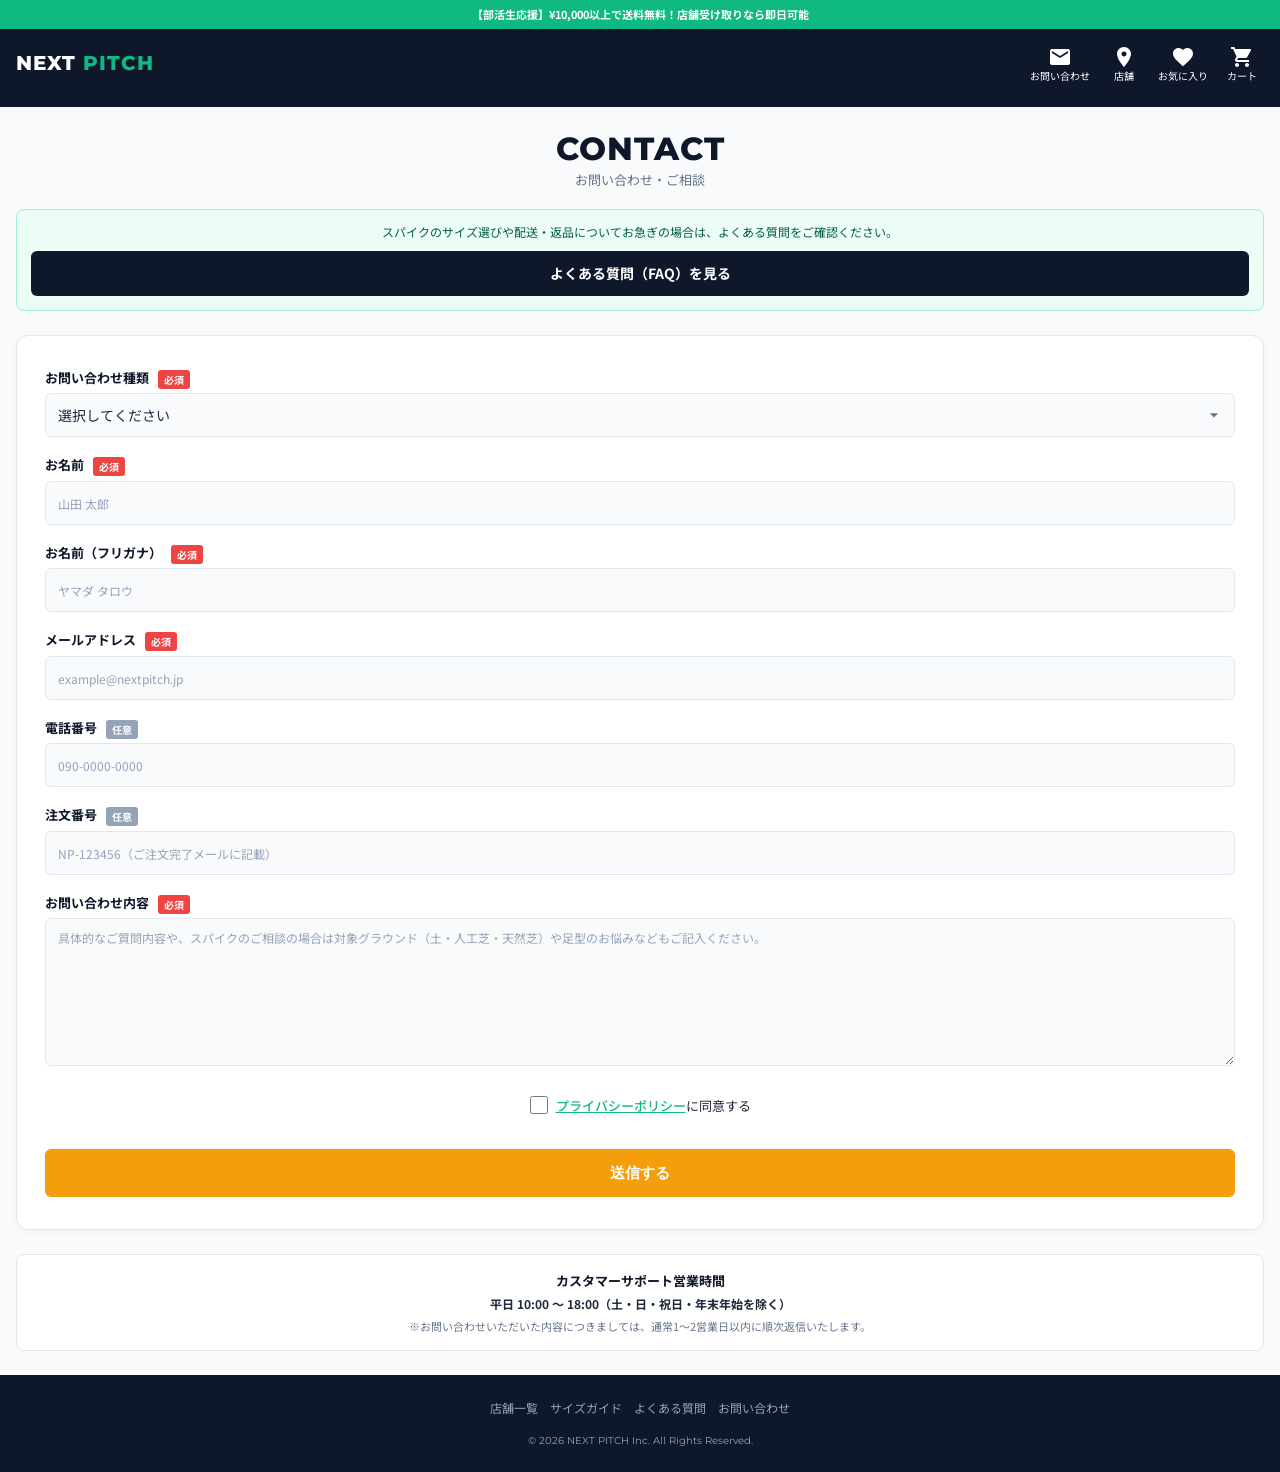
<file: contact.html>
<!DOCTYPE html>
<html lang="ja">

<head>
    <meta charset="UTF-8">
    <meta name="viewport" content="width=device-width, initial-scale=1.0">
    <title>NEXT PITCH | サッカー用品・オムニチャネルEC</title>
    <link rel="icon" href="images/サッカーECサイトファビコン.png" type="image/png">
    <!-- Google Fonts: Noto Sans JP & Montserrat -->
    <link rel="preconnect" href="https://fonts.googleapis.com">
    <link rel="preconnect" href="https://fonts.gstatic.com" crossorigin>
    <link
        href="https://fonts.googleapis.com/css2?family=Montserrat:wght@700;800&family=Noto+Sans+JP:wght@400;500;700&display=swap"
        rel="stylesheet">
    <!-- 外部CSSファイルの読み込み -->
    <link rel="stylesheet" href="style.css">
    <script src="script.js" defer></script>
</head>

<body>
    <!-- <div id="videoOverlay" class="video-overlay">
        <div class="video-container">
            <button id="closeBtn" class="close-btn">
                &times;
            </button>
            <video src="videos/NEXT PITCH_CM.mp4" autoplay muted playsinline controls alt="NEXT PITCHの紹介映像"></video>
        </div>
    </div> -->

    <!-- 1. 告知ヘッダー＆メインナビゲーション -->
    <div class="announcement-bar">
        【部活生応援】¥10,000以上で送料無料！店舗受け取りなら即日可能
    </div>

    <header class="header">
        <div class="header-inner">
            <div class="header-top">
                <a href="index.html" class="logo" aria-label="NEXT PITCH ホーム">NEXT <span>PITCH</span></a>

                <!-- 最小44px×44pxのタップ領域を担保したアイコンボタン群 -->
                <div class="header-icons">
                    <a href="#" class="icon-btn" aria-label="お問い合わせ">
                        <svg class="icon-svg" xmlns="http://w3.org" viewBox="0 0 24 24">
                            <path fill="currentColor"
                                d="M20 4H4c-1.1 0-1.99.9-1.99 2L2 18c0 1.1.9 2 2 2h16c1.1 0 2-.9 2-2V6c0-1.1-.9-2-2-2zm0 4l-8 5-8-5V6l8 5 8-5v2z" />
                        </svg>
                        <span class="icon-label">お問い合わせ</span>
                    </a>
                    <a href="#" class="icon-btn" aria-label="店舗検索">
                        <svg class="icon-svg" viewBox="0 0 24 24">
                            <path fill="currentColor"
                                d="M12 2C8.13 2 5 5.13 5 9c0 5.25 7 13 7 13s7-7.75 7-13c0-3.87-3.13-7-7-7zm0 9.5c-1.38 0-2.5-1.12-2.5-2.5s1.12-2.5 2.5-2.5 2.5 1.12 2.5 2.5-1.12 2.5-2.5 2.5z" />
                        </svg>
                        <span class="icon-label">店舗</span>
                    </a>
                    <a href="#" class="icon-btn" aria-label="お気に入り">
                        <svg class="icon-svg" viewBox="0 0 24 24">
                            <path fill="currentColor"
                                d="M12 21.35l-1.45-1.32C5.4 15.36 2 12.28 2 8.5 2 5.42 4.42 3 7.5 3c1.74 0 3.41.81 4.5 2.09C13.09 3.81 14.76 3 16.5 3 19.58 3 22 5.42 22 8.5c0 3.78-3.4 6.86-8.55 11.54L12 21.35z" />
                        </svg>
                        <span class="icon-label">お気に入り</span>
                    </a>
                    <a href="#" class="icon-btn" aria-label="カート">
                        <svg class="icon-svg" viewBox="0 0 24 24">
                            <path fill="currentColor"
                                d="M7 18c-1.1 0-1.99.9-1.99 2S5.9 22 7 22s2-.9 2-2-.9-2-2-2zm10 0c-1.1 0-1.99.9-1.99 2s.89 2 1.99 2 2-.9 2-2-.9-2-2-2zm-9.83-3.25l.03-.12.9-1.63h7.45c.75 0 1.41-.41 1.75-1.03l3.58-6.49c.08-.14.12-.31.12-.48 0-.55-.45-1-1-1H5.21l-.94-2H1v2h2l3.6 7.59-1.35 2.45c-.16.28-.25.61-.25.96 0 1.1.9 2 2 2h12v-2H7.42c-.13 0-.25-.11-.25-.25z" />
                        </svg>
                        <span class="icon-label">カート</span>
                    </a>
                </div>
            </div>
    </header>

    <!-- メインコンテンツ -->
    <main class="contact-page section-padding">
        <div class="contact-header">
            <h1 class="page-title">CONTACT</h1>
            <p class="page-subtitle">お問い合わせ・ご相談</p>
        </div>

        <!-- よくある質問導線バナー -->
        <div class="faq-banner">
            <p class="faq-banner-text">スパイクのサイズ選びや配送・返品についてお急ぎの場合は、よくある質問をご確認ください。</p>
            <a href="#" class="btn btn-secondary btn-block">よくある質問（FAQ）を見る</a>
        </div>

        <!-- お問い合わせフォーム -->
        <form class="contact-form" action="#" method="post">
            <!-- お問い合わせ種別 -->
            <div class="form-group">
                <label for="category" class="form-label">お問い合わせ種類 <span class="required">必須</span></label>
                <select id="category" name="category" class="form-control" required>
                    <option value="" disabled selected>選択してください</option>
                    <option value="size">スパイク・シューズのサイズ・フィッティング相談</option>
                    <option value="team">チームオーダー（ユニフォーム・マーキング等）</option>
                    <option value="stock">店舗在庫・取り置き・店舗受け取りについて</option>
                    <option value="order">オンラインストアでのご注文・配送・変更</option>
                    <option value="return">返品・交換・不具合について</option>
                    <option value="other">その他のお問い合わせ</option>
                </select>
            </div>

            <!-- お名前 -->
            <div class="form-group">
                <label for="name" class="form-label">お名前 <span class="required">必須</span></label>
                <input type="text" id="name" name="name" class="form-control" placeholder="山田 太郎" required>
            </div>

            <!-- フリガナ -->
            <div class="form-group">
                <label for="kana" class="form-label">お名前（フリガナ） <span class="required">必須</span></label>
                <input type="text" id="kana" name="kana" class="form-control" placeholder="ヤマダ タロウ" required>
            </div>

            <!-- メールアドレス -->
            <div class="form-group">
                <label for="email" class="form-label">メールアドレス <span class="required">必須</span></label>
                <input type="email" id="email" name="email" class="form-control" placeholder="example@nextpitch.jp"
                    required>
            </div>

            <!-- 電話番号 -->
            <div class="form-group">
                <label for="phone" class="form-label">電話番号 <span class="optional">任意</span></label>
                <input type="tel" id="phone" name="phone" class="form-control" placeholder="090-0000-0000">
            </div>

            <!-- 注文番号（EC注文に関する問い合わせ用） -->
            <div class="form-group">
                <label for="order-id" class="form-label">注文番号 <span class="optional">任意</span></label>
                <input type="text" id="order-id" name="order_id" class="form-control"
                    placeholder="NP-123456（ご注文完了メールに記載）">
            </div>

            <!-- お問い合わせ内容 -->
            <div class="form-group">
                <label for="message" class="form-label">お問い合わせ内容 <span class="required">必須</span></label>
                <textarea id="message" name="message" class="form-control textarea" rows="6"
                    placeholder="具体的なご質問内容や、スパイクのご相談の場合は対象グラウンド（土・人工芝・天然芝）や足型のお悩みなどもご記入ください。" required></textarea>
            </div>

            <!-- 個人情報保護方針同意 -->
            <div class="form-group privacy-check">
                <label class="checkbox-label">
                    <input type="checkbox" name="privacy" required>
                    <span><a href="#" class="inline-link">プライバシーポリシー</a>に同意する</span>
                </label>
            </div>

            <!-- 送信ボタン -->
            <button type="submit" class="btn btn-primary btn-block submit-btn">送信する</button>
        </form>

        <!-- サポート情報 -->
        <div class="support-info">
            <h3 class="support-title">カスタマーサポート営業時間</h3>
            <p class="support-detail">平日 10:00 〜 18:00（土・日・祝日・年末年始を除く）</p>
            <p class="support-note">※お問い合わせいただいた内容につきましては、通常1〜2営業日以内に順次返信いたします。</p>
        </div>
    </main>

    <footer class="footer">
        <nav class="footer-nav">
            <a href="#" class="footer-link">店舗一覧</a>
            <a href="#" class="footer-link">サイズガイド</a>
            <a href="#" class="footer-link">よくある質問</a>
            <a href="#" class="footer-link">お問い合わせ</a>
        </nav>
        <div class="footer-copy">
            &copy; 2026 NEXT PITCH Inc. All Rights Reserved.
        </div>
    </footer>

</body>

</html>
</file>
<file: style.css>
*,
*::before,
*::after {
    margin: 0;
    padding: 0;
    box-sizing: border-box;
}


/* ==========================================
       1. デザインシステム・リセット (トーン＆マナー)
       ========================================== */
:root {
    /* カラーパレット */
    --main-color: #0F172A;
    /* ディープネイビー (60%) */
    --base-bg: #F8FAFC;
    /* クリーンホワイト/ライトグレー (30%) */
    --card-bg: #FFFFFF;
    --accent-green: #10B981;
    /* フィールドグリーン (10%) */
    --accent-orange: #F59E0B;
    /* エナジーオレンジ */
    --text-dark: #1E293B;
    --text-muted: #64748B;
    --border-color: #E2E8F0;
    /* 透明度 */
    --opa: .6;

    /* タイポグラフィ */
    --font-ja: 'Noto Sans JP', sans-serif;
    --font-en: 'Montserrat', sans-serif;
}

/* * {
    box-sizing: border-box;
    margin: 0;
    padding: 0;
} */

body {
    font-family: var(--font-ja);
    background-color: var(--base-bg);
    color: var(--text-dark);
    line-height: 1.5;
    /* スマホビュー表示の調整 (最大幅24.375remで中央寄せ) */
    max-width: 24.375rem;
    margin: 0 auto;
    box-shadow: 0 0 1.25rem rgba(0, 0, 0, 0.1);
    position: relative;
}

a {
    text-decoration: none;
    color: inherit;
}

ul {
    list-style: none;
}

img {
    max-width: 100%;
    height: auto;
    display: block;
}

/* オーバーレイ（半透明のグレー背景） */
.video-overlay {
    position: fixed;
    top: 0;
    left: 0;
    width: 100%;
    height: 100vh;
    height: 100dvh;
    background-color: rgba(0, 0, 0, 0.7);
    display: flex;
    justify-content: center;
    align-items: center;
    z-index: 9999;
    opacity: 1;
    transition: opacity .3s ease;
}

/* 動画のコンテナ（サイズ調整） */
.video-container {
    display: flex;
    justify-self: center;
    align-items: center;
    position: relative;
    width: 90vw;
    height: 90vh;
    max-width: calc(100dvh - 2rem);
}

/* ビデオ本体 */
.video-container video {
    width: 100%;
    height: auto;
    min-height: calc(100dvh -2rem);
    object-fit: contain;
    display: block;
    border-radius: .5rem;
    /* box-shadow: 0 .25rem 1.25rem rgba(0, 0, 0, .5) */
}

/* 閉じるボタン */
.close-btn {
    position: absolute;
    width: 3rem;
    height: 3rem;
    background-color: rgba(15, 23, 42, 0.9);
    top: -2.5rem;
    right: 0;
    background: none;
    border: .125rem solid #ffffff;
    border-radius: 50%;
    color: var(--card-bg);
    font-size: 2.25rem;
    cursor: pointer;
    line-height: 1;
    z-index: 2;
}

.close-btn:hover {
    color: #ccc;
}

.open-video-btn {
    padding: .75rem 0;
    font-size: .9375rem;
    font-weight: bold;
    color: #fff;
    background-color: var(--main-color);
    border: none;
    border-radius: .25rem;
    cursor: pointer;
    transition: background-color 0.2s ease;
    min-width: 18.75rem;
    display: block;
    margin: 0;
    text-align: left;
    padding-left: .625rem;
}

/* フェードアウト用のクラス */
.video-overlay.is-hidden {
    opacity: 0;
    pointer-events: none;
}


/* 共通ボタン */
.btn {
    display: inline-flex;
    align-items: center;
    justify-content: center;
    padding: .75rem 1.25rem;
    border-radius: .375rem;
    font-weight: 700;
    font-size: .875rem;
    border: none;
    cursor: pointer;
    transition: opacity 0.2s;
}

.btn:active {
    opacity: 0.8;
}

.btn-primary {
    background-color: var(--accent-orange);
    color: #FFFFFF;
}

.btn-secondary {
    background-color: var(--main-color);
    color: #FFFFFF;
}

.btn-block {
    width: 100%;
}

/* バッジ */
.badge {
    display: inline-block;
    padding: .125rem .375rem;
    font-size: .625rem;
    font-weight: 700;
    border-radius: .1875rem;
    color: #FFF;
    font-family: var(--font-en);
}

.badge-ag {
    background-color: #0284C7;
}

.badge-hg {
    background-color: #D97706;
}

.badge-new {
    background-color: #EF4444;
}

/* ==========================================
       2. 各UIブロックのスタイル定義
       ========================================== */

/* [1] 告知ヘッダー＆メインナビ */
.announcement-bar {
    background-color: var(--accent-green);
    color: #FFFFFF;
    font-size: .6875rem;
    font-weight: 700;
    text-align: center;
    padding: .375rem .625rem;
}

.header {
    background-color: var(--main-color);
    padding: .75rem 1rem;
    position: sticky;
    top: 0;
    z-index: 100;
}

.header-top {
    display: flex;
    justify-content: space-between;
    align-items: center;
    margin-bottom: .625rem;
}

.logo {
    font-family: var(--font-en);
    font-size: 1.25rem;
    font-weight: 800;
    color: #FFFFFF;
    letter-spacing: .0625rem;
}

.logo span {
    color: var(--accent-green);
}

.header-icons {
    display: flex;
    gap: .75rem;
    align-items: center;
}

.search-box {
    position: relative;
}

.search-input {
    width: 100%;
    padding: .5rem .75rem .5rem 2.25rem;
    border-radius: 1.25rem;
    border: none;
    font-size: .8125rem;
    outline: none;
    background-color: #1E293B;
    color: #FFFFFF;
}

.search-input::placeholder {
    color: #94A3B8;
}

.search-icon {
    position: absolute;
    left: .75rem;
    top: 50%;
    transform: translateY(-50%);
    color: #94A3B8;
    font-size: .875rem;
}

/* [2] ヒーローセクション */
.hero {
    position: relative;
    /* background-image: url(images/NEXT_PITCH_ヒーロー画像.jpg); */
    background-position-x: -41.875rem;
    background-position-y: -15.9375rem;
    background-repeat: no-repeat;
    width: 100%;
    height: 20rem;
    display: flex;
    flex-direction: column;
    justify-content: flex-end;
    padding: 1.5rem 1rem;
    color: #FFFFFF;
}

.hero-title {
    font-size: 1.75rem;
    font-weight: 800;
    line-height: 1.2;
    margin-bottom: .5rem;
}

.hero-subtitle {
    font-size: .8125rem;
    color: #c76c6c;
    margin-bottom: 1rem;
}

.open-video-btn {
    margin-top: .5rem;
}

.video-logo,
.play-logo {
    font-size: 1.25rem;
}

/* ヒーロースライダー全体 */
.hero-swiper {
    position: relative;
    overflow: hidden;
    padding: 0;
    display: block;
    width: 100%;
}

/* 各スライドの共通設定 */
.hero-swiper .hero-slide {
    width: 100%;
    height: 100%;
    flex-shrink: 0;
    background-size: cover;
    background-position: center;
    background-repeat: no-repeat;
}

/* 1枚目の画像 */
.hero-swiper .hero-slide-1 {
    background-image: url(images/NEXT_PITCH_ヒーロー画像.jpg);
}

/* 2枚目の画像 */
.hero-swiper .hero-slide-2 {
    background-image: url(images/NEXT_PITCH_ヒーロー画像2.jpg);
}

/* 3枚目の画像 */
.hero-swiper .hero-slide-3 {
    background-image: url(images/NEXT_PITCH_ヒーロー画像3.png);
}

/* 文字を背景画像より手前に表示 */
.hero-swiper .hero-content {
    position: absolute;
    z-index: 2;
    top: 50%;
    left: 0;
    transform: translateY(-50%);
    width: 100%;
}

/* カルーセル下のボタンエリア */
.hero-actions {
    display: flex;
    flex-direction: column;
    align-items: center;
    gap: 12px;
    padding: 24px 16px;
    background-color: var(--base-bg);
}

/* 説明文の余白を調整 */
.hero-actions .hero-subtitle {
    margin: 0;
    text-align: center;
}

/* 左右の矢印 */
.hero-swiper .hero-prev,
.hero-swiper .hero-next {
    position: absolute;
    z-index: 3;
    top: 50%;
    transform: translateY(-50%);
    width: 2.5rem;
    height: 2.5rem;
    border: .0625rem solid rgba(255, 255, 255, 0.7);
    border-radius: 50%;
    background-color: rgba(15, 23, 42, 0.65);
    color: #ffffff;
    font-size: 22px;
    cursor: pointer;
}

/* スライドを横幅いっぱいに表示する */
.hero-swiper .swiper-wrapper {
    padding: 0;
    margin: 0;
}

.hero-swiper .hero-prev {
    left: 12px;
}

.hero-swiper .hero-next {
    right: 12px;
}

/* ページネーションのドット */
.hero-swiper .hero-pagination {
    position: absolute;
    z-index: 10;
    bottom: 12px;
    left: 0;
    width: 100%;
    text-align: center;
}

/* Swiperのドットの色 */
.hero-swiper .swiper-pagination-bullet {
    background-color: #ffffff;
    opacity: .65;
}

/* 選択中のドット */
.hero-swiper .swiper-pagination-bullet-active {
    opacity: 1;
}

/* [3] クイックアクションバナー */
.quick-actions {
    display: grid;
    grid-template-columns: repeat(1, 1fr);
    gap: .5rem;
    padding: .75rem 1rem;
    background-color: #FFFFFF;
}

.action-card {
    background-color: #F1F5F9;
    border-radius: .5rem;
    padding: .625rem .375rem;
    text-align: center;
    border: .0625rem solid var(--border-color);
}

.action-card-icon {
    font-size: 1.25rem;
    margin-bottom: .25rem;
}

.action-card-title {
    font-size: .6875rem;
    font-weight: 700;
    color: var(--main-color);
}

/* [4] 直感カテゴリナビ */
.section-padding {
    width: 100%;
    padding: 1.5rem 1rem;
}

.section-title {
    font-size: 1.125rem;
    font-weight: 700;
    margin-bottom: 1rem;
    display: flex;
    justify-content: space-between;
    align-items: flex-end;
}

.section-title .more-link {
    font-size: .75rem;
    color: var(--accent-green);
    font-weight: 500;
}

.category-grid {
    display: grid;
    grid-template-columns: repeat(2, 1fr);
    gap: .625rem;
}

.category-item {
    background: var(--card-bg);
    border-radius: .5rem;
    padding: .75rem;
    text-align: center;
    border: .0625rem solid var(--border-color);
}

.category-icon {
    font-size: 1.5rem;
    margin-bottom: .375rem;
}

.category-name {
    font-size: .75rem;
    font-weight: 700;
}

/* [5] 特集・キャンペーン（横スライド） */
.horizontal-scroll {
    display: flex;
    gap: .75rem;
    overflow-x: auto;
    padding-bottom: .5rem;
    scrollbar-width: none;
    scroll-snap-type: x mandatory;
    scroll-behavior: smooth;
}

.horizontal-scroll::-webkit-scrollbar {
    display: none;
    /* Chrome/Safari */
}

.feature-card {
    flex: 0 0 15rem;
    min-width: 0;
    background-color: var(--card-bg);
    border-radius: .5rem;
    overflow: hidden;
    border: .0625rem solid var(--border-color);
    scroll-snap-align: start;
}

/* 特集スライダーの操作ボタン */
.slider-controls {
    display: flex;
    gap: .5rem;
    flex-shrink: 0;
}

.slider-controls button {
    width: 2.25rem;
    height: 2.25rem;
    border: .0625rem solid var(--border-color);
    border-radius: 50%;
    background-color: #ffffff;
    color: var(--main-color);
    cursor: pointer;
}

.slider-controls button:hover {
    background-color: #F1F5F9;
}

.feature-img {
    background-image: url(images/人工芝スパイク特集画像.jpg);
    height: 7.5rem;
    background-size: cover;
    background-position: center;
    border-radius: .3125rem;
}

.feature-img-2 {
    background-image: url(images/部活生応援！耐久性ウェア画像.jpg);
    height: 7.5rem;
    background-size: cover;
    background-position: center;
    border-radius: .3125rem;
}

.feature-body {
    padding: .75rem;
}

.feature-title {
    font-size: .875rem;
    font-weight: 700;
    margin-bottom: .25rem;
}

.feature-desc {
    font-size: .6875rem;
    color: var(--text-muted);
}

/* [6] 対話型スパイク診断 */
.finder-box {
    background: linear-gradient(135deg, var(--main-color), #1E293B);
    border-radius: .75rem;
    padding: 1.25rem 1rem;
    color: #FFFFFF;
    text-align: center;
}

.finder-title {
    font-size: 1.125rem;
    font-weight: 700;
    margin-bottom: .375rem;
}

.finder-desc {
    font-size: .75rem;
    color: #94A3B8;
    margin-bottom: 1rem;
}

.finder-select {
    width: 100%;
    padding: .625rem;
    border-radius: .375rem;
    border: .0625rem solid #334155;
    background-color: #0F172A;
    color: #FFF;
    font-size: .8125rem;
    margin-bottom: .625rem;
}

/* [7] 新着・人気アイテム */
.product-grid {
    display: grid;
    grid-template-columns: repeat(2, 1fr);
    gap: .75rem;
}

.product-card {
    background: var(--card-bg);
    border-radius: .5rem;
    padding: .625rem;
    border: .0625rem solid var(--border-color);
    position: relative;
}

.product-fav {
    position: absolute;
    top: .625rem;
    right: .625rem;
    color: #94A3B8;
    font-size: 1rem;
}

.product-img {
    width: 100%;
    height: 6.875rem;
    object-fit: cover;
    border-radius: .25rem;
    margin-bottom: .5rem;
}

.product-brand {
    font-size: .625rem;
    color: var(--text-muted);
    font-weight: 700;
    text-transform: uppercase;
}

.product-name {
    font-size: .75rem;
    font-weight: 700;
    line-height: 1.3;
    height: 2rem;
    overflow: hidden;
    margin-bottom: .375rem;
}

.product-price {
    font-family: var(--font-en);
    font-size: .875rem;
    font-weight: 800;
    color: var(--main-color);
}

/* [8] 実店舗連携 (オムニチャネル) */
.omni-banner {
    background-color: #ECFDF5;
    border: .0625rem solid #A7F3D0;
    border-radius: .5rem;
    padding: 1rem;
    display: flex;
    align-items: center;
    gap: .75rem;
}

.omni-icon {
    font-size: 2rem;
    color: var(--accent-green);
}

.logo-container {
    display: flex;
    justify-content: center;
    align-items: center;
    flex-wrap: wrap;
    gap: 1rem;
    align-items: center;
    margin: 0;
}

.omni-text {
    width: 100%;
}

.omni-text h4 {
    font-size: .875rem;
    font-weight: 700;
    color: #065F46;
}

.omni-text p {
    font-size: .6875rem;
    color: #047857;
    padding-bottom: .625rem;
}

/* ==========================================
   お問い合わせ（Contact）専用スタイル
   ========================================== */

/* ページヘッダー */
.contact-page {
    background-color: var(--base-bg);
}

.contact-header {
    text-align: center;
    margin-bottom: 1.25rem;
}

.page-title {
    font-family: var(--font-en);
    font-size: 1.625rem;
    font-weight: 800;
    color: var(--main-color);
    letter-spacing: .0625rem;
    line-height: 1.1;
}

.page-subtitle {
    font-size: .8125rem;
    color: var(--text-muted);
    margin-top: .25rem;
}

/* FAQ案内バナー */
.faq-banner {
    background-color: #ECFDF5;
    border: .0625rem solid #A7F3D0;
    border-radius: .5rem;
    padding: .875rem;
    margin-bottom: 1.5rem;
    text-align: center;
}

.faq-banner-text {
    font-size: .75rem;
    color: #065F46;
    margin-bottom: .625rem;
    line-height: 1.4;
}

/* フォームブロック */
.contact-form {
    background-color: var(--card-bg);
    border: .0625rem solid var(--border-color);
    border-radius: .75rem;
    padding: 1.25rem 1rem;
    box-shadow: 0 .125rem .5rem rgba(0, 0, 0, 0.04);
}

.form-group {
    margin-bottom: 1.125rem;
}

.form-label {
    display: block;
    font-size: .8125rem;
    font-weight: 700;
    color: var(--main-color);
    margin-bottom: .375rem;
}

.required {
    background-color: #EF4444;
    color: #FFFFFF;
    font-size: .625rem;
    font-weight: 700;
    padding: .125rem .375rem;
    border-radius: .1875rem;
    margin-left: .375rem;
    vertical-align: middle;
}

.optional {
    background-color: #94A3B8;
    color: #FFFFFF;
    font-size: .625rem;
    font-weight: 700;
    padding: .125rem .375rem;
    border-radius: .1875rem;
    margin-left: .375rem;
    vertical-align: middle;
}

/* フォーム入力要素共通 */
.form-control {
    width: 100%;
    min-height: 2.75rem;
    /* タップ領域確保 */
    padding: .625rem .75rem;
    border: .0625rem solid var(--border-color);
    border-radius: .375rem;
    font-family: var(--font-ja);
    font-size: .875rem;
    color: var(--text-dark);
    background-color: #F8FAFC;
    transition: border-color 0.2s, background-color 0.2s;
    outline: none;
}

.form-control:focus {
    border-color: var(--accent-green);
    background-color: #FFFFFF;
}

.form-control::placeholder {
    color: #94A3B8;
    font-size: .75rem;
}

/* テキストエリア */
.form-control.textarea {
    min-height: 7.5rem;
    resize: vertical;
    line-height: 1.5;
}

/* セレクトボックスの矢印デザイン */
select.form-control {
    appearance: none;
    -webkit-appearance: none;
    background-image: url("data:image/svg+xml;charset=UTF-8,%3csvg xmlns='http://www.w3.org/2000/svg' viewBox='0 0 24 24' fill='%2364748B'%3e%3cpath d='M7 10l5 5 5-5z'/%3e%3c/svg%3e");
    background-repeat: no-repeat;
    background-position: right .625rem center;
    background-size: 1.25rem;
    padding-right: 2.25rem;
}

/* プライバシーチェック */
.privacy-check {
    margin-top: 1.5rem;
    text-align: center;
}

.checkbox-label {
    display: inline-flex;
    align-items: center;
    gap: .5rem;
    font-size: .8125rem;
    color: var(--text-dark);
    cursor: pointer;
}

.checkbox-label input[type="checkbox"] {
    width: 1.125rem;
    height: 1.125rem;
    accent-color: var(--accent-green);
    cursor: pointer;
}

.inline-link {
    color: var(--accent-green);
    text-decoration: underline;
    font-weight: 500;
}

.submit-btn {
    margin-top: .75rem;
    font-size: .9375rem;
    min-height: 3rem;
}

/* サポート情報 */
.support-info {
    margin-top: 1.5rem;
    padding: 1rem;
    background-color: var(--card-bg);
    border-radius: .5rem;
    border: .0625rem solid var(--border-color);
    text-align: center;
}

.support-title {
    font-size: .8125rem;
    font-weight: 700;
    color: var(--main-color);
    margin-bottom: .25rem;
}

.support-detail {
    font-size: .75rem;
    font-weight: 700;
    color: var(--text-dark);
    margin-bottom: .375rem;
}

.support-note {
    font-size: .6875rem;
    color: var(--text-muted);
    line-height: 1.4;
}

/* [11] フッター・保証 */
.guarantee-box {
    background-color: #FFFFFF;
    border-top: .0625rem solid var(--border-color);
    border-bottom: .0625rem solid var(--border-color);
    padding: 1rem;
    display: flex;
    justify-content: space-around;
    text-align: center;
}

.guarantee-item {
    font-size: .6875rem;
    font-weight: 700;
}

.guarantee-icon {
    font-size: 1.25rem;
    color: var(--accent-orange);
    margin-bottom: .25rem;
}

.footer {
    background-color: var(--main-color);
    color: #94A3B8;
    padding: 1.5rem 1rem;
    font-size: .75rem;
    text-align: center;
}

.footer-links {
    display: flex;
    flex-wrap: wrap;
    justify-content: center;
    gap: .75rem;
    margin-bottom: 1rem;
}

.footer-copy {
    font-family: var(--font-en);
    font-size: .625rem;
}

/* フッターナビゲーション */
.footer-nav {
    display: flex;
    flex-wrap: wrap;
    justify-content: center;
    gap: .75rem;
    margin-bottom: 1rem;
}

.footer-link {
    color: #94A3B8;
}

/* タップ領域を確保しつつ配置を整える */
.icon-btn {
    display: flex;
    flex-direction: column;
    align-items: center;
    justify-content: center;
    min-width: 2.75rem;
    min-height: 2.75rem;
    color: #FFFFFF;
    text-decoration: none;
}

/* SVGアイコンのサイズを1.5rem×1.5remに統一 */
.icon-svg {
    width: 1.5rem;
    height: 1.5rem;
    display: block;
}

.icon-label {
    font-size: .625rem;
    margin-top: .125rem;
    line-height: 1;
}

/* ------------------------------------------
   その他の微修整（クラス名の整合性確保）
   ------------------------------------------ */

/* 商品カード内のお気に入りボタン（ハート） */
.fav-btn {
    position: absolute;
    top: .5rem;
    right: .5rem;
    width: 2.25rem;
    height: 2.25rem;
    border-radius: 50%;
    background: rgba(255, 255, 255, 0.9);
    border: .0625rem solid var(--border-color);
    display: flex;
    align-items: center;
    justify-content: center;
    font-size: 1rem;
    color: var(--text-muted);
    cursor: pointer;
}

/* 商品詳細モーダルの背景 */
.modal-overlay {
    position: fixed;
    inset: 0;
    z-index: 10000;
    display: flex;
    align-items: center;
    justify-content: center;
    padding: 1.25rem;
    background-color: rgba(15, 23, 42, .7);
    opacity: 1;
    visibility: visible;
    transition: opacity .25s ease;
}

/* 非表示状態 */
.modal-overlay.is-hidden {
    opacity: 0;
    visibility: hidden;
    pointer-events: none;
}

/* 商品詳細のパネル */
.product-modal {
    position: relative;
    width: 100%;
    max-width: 26.25rem;
    max-height: 85vh;
    overflow-y: auto;
    padding: 1.5rem 1.25rem;
    background-color: #FFF;
    border-radius: .75rem;
    box-shadow: 0 .625rem 2.5rem rgba(0, 0, 0, .25);
}

/* 商品画像 */
.modal-product-image {
    width: 100%;
    height: 13.75rem;
    object-fit: contain;
    margin-bottom: .9375rem;
}

/* 閉じるボタン */
.modal-close {
    position: absolute;
    top: .5rem;
    right: .75rem;
    z-index: 1;
    width: 2.75rem;
    height: 2.75rem;
    border: none;
    border-radius: 50%;
    background-color: #F1F5F9;
    color: #0F172A;
    font-size: 1.875rem;
    cursor: pointer;
}

/* 商品名 */
#modalProductName {
    margin: .5rem 0;
    font-size: 1.125rem;
    line-height: 1.5;
}

/* 商品価格 */
#modalProductPrice {
    margin: .75rem 0;
    font-size: 1.375rem;
}

/* バッジ */
#modalProductBadges {
    display: flex;
    flex-wrap: wrap;
    gap: .375rem;
    margin-top: .75rem;
}

/* 商品の補足 */
.modal-note {
    margin-top: 1.25rem;
    color: #64748B;
    font-size: .75rem;
    line-height: 1.7;
}

@media (min-width:48rem) {
    body {
        max-width: 48rem;
        margin: 0 auto;
    }

    .hero {
        background-position-x: -26.125rem;
        background-position-y: -10.9375rem;
    }

    .product-img {
        object-fit: contain;
    }

    .logo-container {
        justify-content: flex-start;
    }

    .quick-actions {
        display: grid;
        grid-template-columns: repeat(3, 1fr);
        gap: .5rem;
        padding: .75rem 1rem;
        background-color: #FFFFFF;
    }

    .horizontal-scroll {
        display: flex;
        gap: .75rem;
        overflow-x: auto;
        padding-bottom: .5rem;
        scrollbar-width: none;
        /* Firefox */
    }

    .contact-form {
        padding: 2rem 1.75rem;
    }

    .page-title {
        font-size: 2rem;
    }
}

@media (min-width: 1024px) {
    body {
        width: 100%;
        max-width: 1440px;
        margin: 0 auto;
    }

    .header-icons a:hover {
        opacity: var(--opa);
    }

    .hero {
        background-position-x: -11.5625rem;
        background-position-y: -3.4375rem;
        height: clamp(400px, 34vw, 500px);
    }

    .quick-actions {
        gap: .9375rem;
    }

    .category-grid {
        gap: .9375rem;
    }

    .horizontal-scroll {
        gap: .9375rem;
    }

    .btn-primary a:hover {
        background-color: var(--accent-green);
    }

    section a:not(.btn-primary):hover {
        opacity: var(--opa);
    }

    .logo-container {
        justify-content: flex-start;
        gap: 1.5rem;
    }

    .logo-container img {
        width: 3rem;
        height: 3rem;
        object-fit: contain;
    }
}


@media (min-width: 1440px) {
    body {
        max-width: 90rem;
        margin: 0 auto;
    }

    .hero {
        background-position-x: .9375rem;
        background-position-y: -3.4375rem;
        height: 25rem;
    }

    .quick-actions {
        gap: .9375rem;
    }

    .category-grid {
        gap: .9375rem;
    }

    .horizontal-scroll {
        gap: .9375rem;
    }
}

@media (min-width: 1920px) {
    body {
        width: 100%;
        max-width: 120rem;
        margin: 0 auto;
    }

    .hero {
        /* background-image: url(images/NEXT_PITCH_ヒーロー画像_PC用.jpg); */
        background-position-x: 0;
        background-position-y: -19.0625rem;
    }

    .quick-actions {
        gap: .9375rem;
    }

    .category-grid {
        gap: .9375rem;
    }

    .horizontal-scroll {
        gap: .9375rem;
    }
}
</file>
